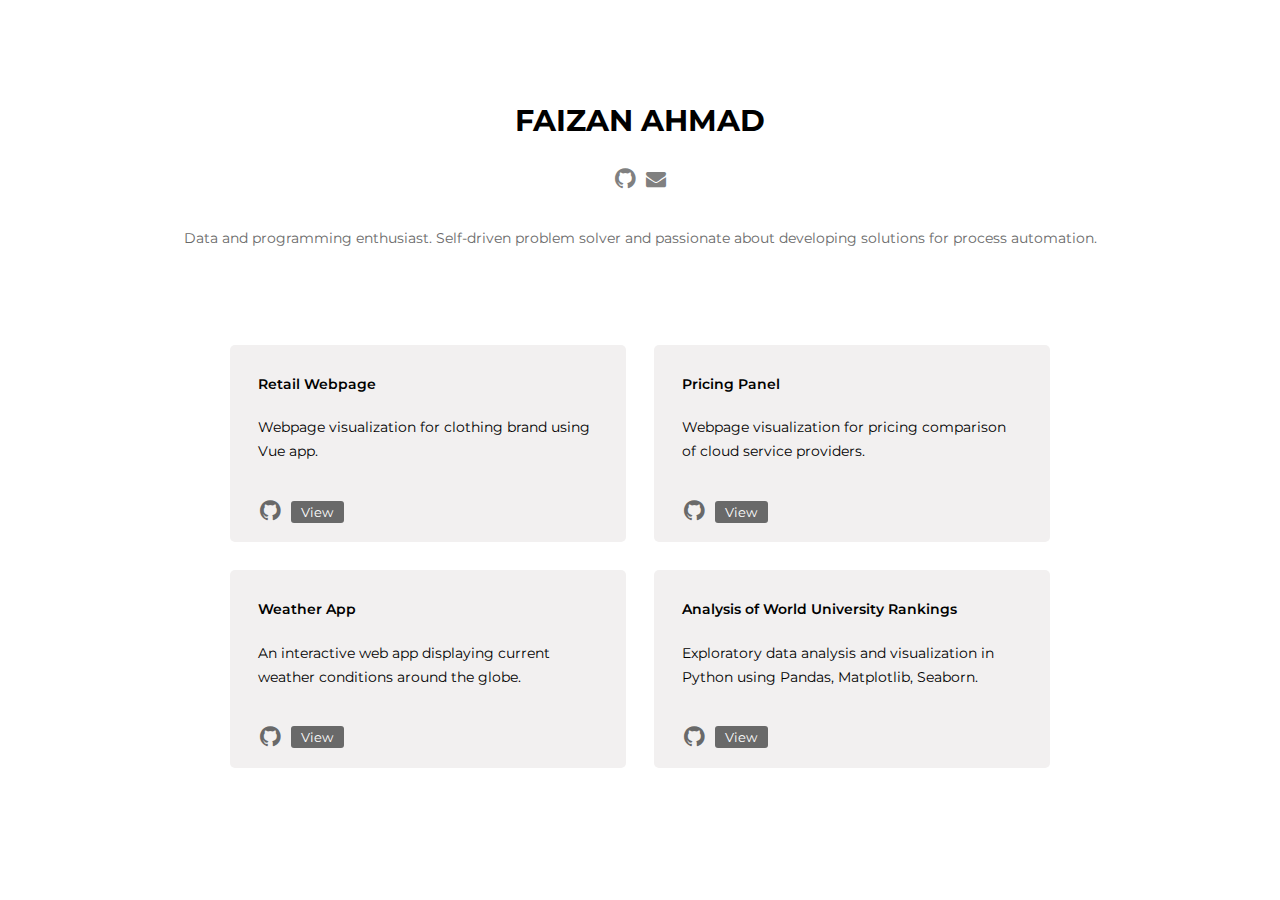
<file: index.html>
<!DOCTYPE html>
<html lang="en">

<head>
    <meta charset="UTF-8">
    <meta name="viewport" content="width=device-width, initial-scale=1.0">
    <title>Faizan Ahmad</title>
    <link rel="shortcut icon" type="image/x-icon" href="images/favicon.ico">
    <link rel="preconnect" href="https://fonts.googleapis.com">
    <link rel="preconnect" href="https://fonts.gstatic.com" crossorigin>
    <link href="https://fonts.googleapis.com/css2?family=Montserrat&display=swap" rel="stylesheet">
    <link rel="stylesheet" href="style.css">
    <link rel="stylesheet" href="https://cdnjs.cloudflare.com/ajax/libs/font-awesome/4.7.0/css/font-awesome.min.css">
</head>

<body>
    <div id="page">
		<div class="container-fa">
			<div class="fa-logo"><a href="https://faizan415.github.io/faizanahmad/"><p>Faizan Ahmad</p>                   
        </div>
                <div class="contact">

                        <a href="https://github.com/faizan415/" title="">
                            <span class="icon fa fa-github" style="font-size:24px"></span>
                        </a>
                        <a href="mailto:faizanamd@outlook.com">
                            <span class="fa fa-envelope" style="font-size:20px"></span>
                        </a>
                </div>
		</div>
	            
        <div class="fa-heading">
                            <p>Data and programming enthusiast. Self-driven problem solver and passionate about developing solutions for process automation. </p>
                  </div>
                       <div class= "container">
         <div >
                                    <div class="panel">
                                        <h3>Retail Webpage</h3>
                                        <p> Webpage visualization for clothing brand using Vue app.</p>
                                        
                                            <div class="social">
                                                <a href="https://github.com/faizan415/Retail-Webpage">
                                                    <span class="icon fa fa-github"style="font-size:24px"></span>
                                                </a>
                                            </div>
                                           
                                            <div class="actions">
                                                <a href="https://faizan415.github.io/Retail-Webpage/" class="button">View</a>
                                            </div>
                                    </div>
                                </div>
			       
			       <div >
                                    <div class="panel">
                                        <h3>Pricing Panel</h3>
                                        <p> Webpage visualization for pricing comparison of cloud service providers.</p>
                                        
                                            <div class="social">
                                                <a href="https://github.com/faizan415/cloudPrices">
                                                    <span class="icon fa fa-github"style="font-size:24px"></span>
                                                </a>
                                            </div>
                                           
                                            <div class="actions">
                                                <a href="https://faizan415.github.io/cloudPrices/" class="button">View</a>
                                            </div>
                                    </div>
                                </div>

								<div >
									<div class="panel">
										<h3>Weather App</h3>
										<p> An interactive web app displaying current weather conditions around the globe.</p>
                                        
                                            <div class="social">
                                                <a href="https://github.com/faizan415/weatherapp" title="">
                                                    <span class="icon fa fa-github"style="font-size:24px"></span>
                                                </a>
                                            </div>

                                            <div class="actions">
                                                <a href="https://faizan415.github.io/weatherapp/" class="button">View</a>
                                            </div>
							        </div>
						        </div>
					
                                <div >
									<div class="panel">
										<h3>Analysis of World University Rankings</h3>
										<p> Exploratory data analysis and visualization in Python using Pandas, Matplotlib, Seaborn.</p>
                                        
                                            <div class="social">
                                                <a href="https://github.com/faizan415" title="">
                                                    <span class="icon fa fa-github"style="font-size:24px"></span>
                                                </a>
                                            </div>

                                            <div class="actions">
                                                <a href="https://jovian.ai/outlink?url=https%3A%2F%2Fjovian.ml%2Ffaizan415%2Fworld-university-rankings" class="button">View</a>
                                            </div>
							        </div>
						        </div>

						</div>
            </div>                
	</body>
</html>
</file>
<file: style.css>
html, body, div, span, applet, object, iframe,
h1, h2, h3, h4, h5, h6, p, blockquote, pre,
a, abbr, acronym, address, big, cite, code,
del, dfn, em, img, ins, kbd, q, s, samp,
small, strike, strong, sub, sup, tt, var,
b, u, i, center,
dl, dt, dd, ol, ul, li,
fieldset, form, label, legend,
table, caption, tbody, tfoot, thead, tr, th, td,
article, aside, canvas, details, embed, 
figure, figcaption, footer, header, hgroup, 
menu, nav, output, ruby, section, summary,
time, mark, audio, video {
	margin: 0;
	padding: 0;
	border: 0;
	font-size: 100%;
	font: inherit;
	vertical-align: baseline;
}
/* HTML5 display-role reset for older browsers */
article, aside, details, figcaption, figure, 
footer, header, hgroup, menu, nav, section {
	display: block;
}
body {
  display: flex;
  justify-content: center;
  align-items: center;
  height: 100vh;
  font-family: 'Montserrat', sans-serif;
  line-height: 1.7;
  font-weight: 400;
  font-size: 14px;
  color: #777;
  background: #fff;
}
html {
  box-sizing: border-box;
  font-family: 'Montserrat', sans-serif;
}
p {
  margin-bottom: 20px;
}

h1, h2, h3, h4, h5, h6, figure {
  color: #000;
  font-family: 'Montserrat', sans-serif;
  font-weight: 400;
  margin: 0 0 20px 0;
}
#page {
  max-width: 1920px;
  display:flex; 
  float:left;
  margin:auto;
  flex-wrap: wrap;
  width: 100%;
}
.container-fa {
  margin: auto;
  padding-left: 15px;
  padding-right: 15px;
  width: 100%;
  max-width: 1240px;
  text-align: justify;
}
.container-fa ul li {
  display: flex;
  justify-content: space-between;
}
.container-fa a{
  font-size: 15px;
  text-transform: uppercase;
  text-decoration: none;
  color: grey;
}
.container-fa a:hover{
  font-size: 15px;
  text-transform: uppercase;
  text-decoration: none;
  color: #ffa500;
}
.contact{
  display: flex;
  justify-content: center;
  align-items: center;
}
.contact span{
    margin: 0 5px;
}
.fa-heading {
  margin: 2rem;
  padding-left: 15px;
  padding-right: 15px;
  width: 100%;
  display: flex;
  justify-content: center;
  text-align: center;
  color:dimgrey;
}
.fa-logo p {
  font-size: 30px;
  text-transform: uppercase;
  font-weight: bold;
  color: black;
  text-align: center; 
  margin-top: 5px;
}
#mailto{
    margin: 2rem;
    padding-left: 15px;
    padding-right: 15px;
    width: 100%;
    display: block;
    justify-content: center;
    text-align: center;
}
.fa-description {
  text-transform: uppercase;
  font-size: 13px !important;
  letter-spacing: .05em;
  text-decoration: none;
}
.container {
  padding: 2em;
  border-radius: 30px;
  width: 100vw;
  max-width: 1280px;
  display: flex;    
  flex-direction: row;
  flex-wrap: wrap;
  justify-content: center;
  margin: auto;
  align-items: center;
}
.container a:hover{
    text-decoration: none;
}
.panel {
  background:#f2f0f0;
  color: black;
  padding: 2em;
  border-radius: 5px;

  max-width: 340px;
  margin: 1em;
  
}
.panel h3{
  font-weight: 600;
}
.panel:hover{
  transform: scale(1.05);
  transition-duration: 0.21s;
  background: #E8E8E8;
}
.social a {
  color: dimgrey;
  text-decoration: none;
  position: relative;
  Top: 14px;
  Right: -2px;
}
.social a:hover{
    color: #ffa500;
}
.actions {
  margin: .1em;
  font-size: 13px;
}
.actions a:hover {
  text-decoration: none;
  background-color: #ffa500;
}
.button {
  display: flex;
  padding: 0em 0.8em;
  border-radius: 3px;
  margin: .5em;
  text-decoration: none;
  background-color: dimgrey;
  color: white;
  float: left;
  position: relative;
  Top: -20px;
  Right: -25px;
}
</file>
